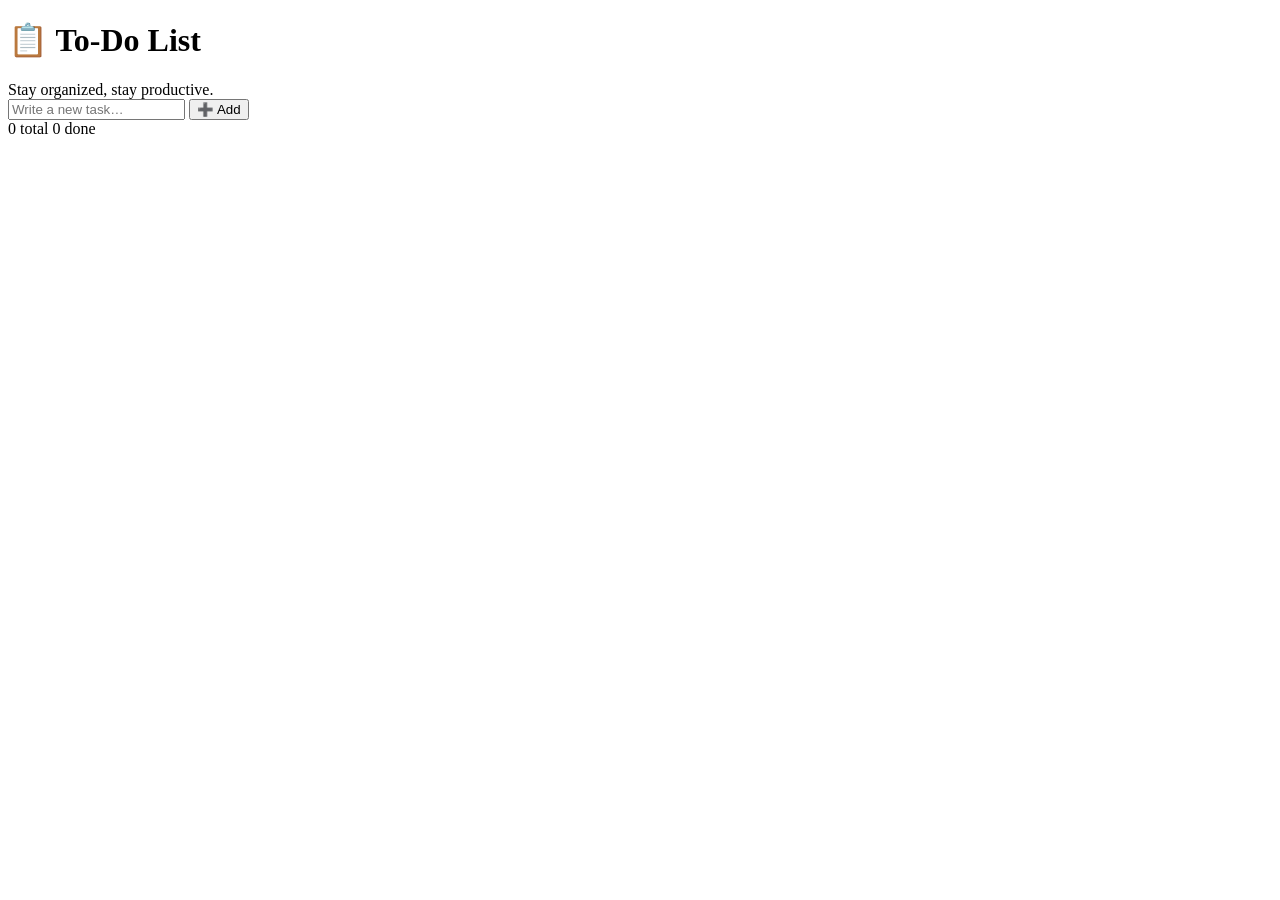
<file: index.html>
<!DOCTYPE html>
<html lang="en">
<head>
    <meta charset="UTF-8" />
    <meta name="viewport" content="width=device-width, initial-scale=1.0" />
    <title>📋 To-Do List</title>
    
</head>
<body>

    <div class="todo-card">
        <h1>📋 To-Do List</h1>
        <div class="subtitle">Stay organized, stay productive.</div>

        <!-- Input Row -->
        <div class="input-row">
            <input type="text" id="taskInput" placeholder="Write a new task…" />
            <button id="addBtn">➕ Add</button>
        </div>

        <!-- Stats -->
        <div class="stats">
            <span id="totalCount">0 total</span>
            <span id="doneCount">0 done</span>
        </div>

        <!-- Task List -->
        <ul class="task-list" id="taskList">
            <!-- Tasks rendered by JavaScript -->
        </ul>
    </div>
</body>
</html>
</file>
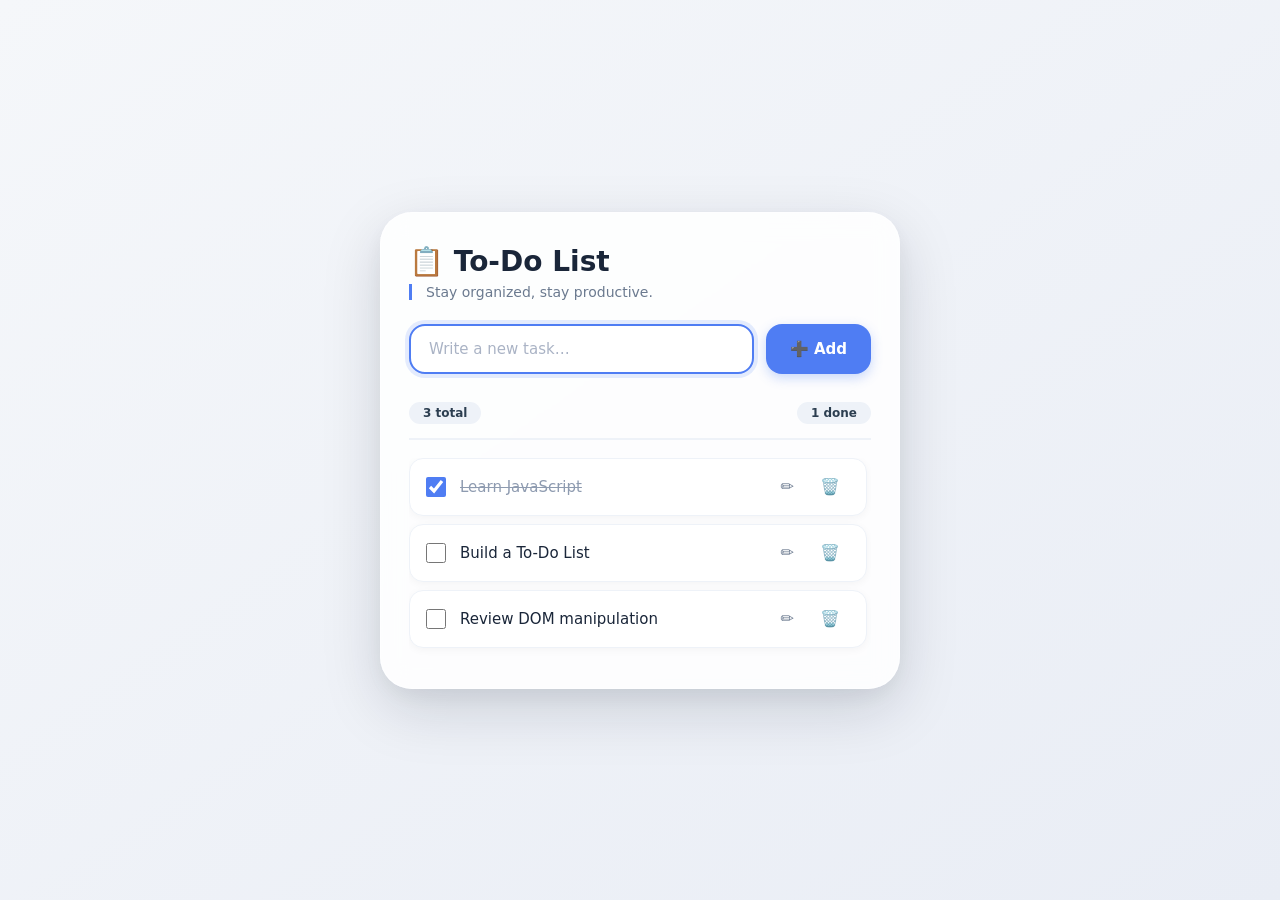
<file: New-To-Do.html>
<!DOCTYPE html>
<html lang="en">
<head>
    <meta charset="UTF-8" />
    <meta name="viewport" content="width=device-width, initial-scale=1.0" />
    <title>📋 To-Do List</title>
    <style>
        /* ---------- Reset & Base ---------- */
        * {
            margin: 0;
            padding: 0;
            box-sizing: border-box;
            font-family: system-ui, 'Segoe UI', Roboto, sans-serif;
        }

        body {
            min-height: 100vh;
            display: flex;
            justify-content: center;
            align-items: center;
            background: linear-gradient(145deg, #f5f7fa 0%, #e9edf5 100%);
            padding: 20px;
        }

        .todo-card {
            background: rgba(255, 255, 255, 0.85);
            backdrop-filter: blur(12px);
            width: 100%;
            max-width: 520px;
            padding: 32px 28px;
            border-radius: 32px;
            box-shadow: 0 20px 60px rgba(0, 20, 40, 0.15),
                0 8px 24px rgba(0, 0, 0, 0.05);
            border: 1px solid rgba(255, 255, 255, 0.5);
            transition: 0.3s;
        }

        h1 {
            display: flex;
            align-items: center;
            gap: 10px;
            font-size: 28px;
            font-weight: 700;
            color: #1a2639;
            margin-bottom: 6px;
        }

        .subtitle {
            color: #6b7a8f;
            font-size: 14px;
            font-weight: 400;
            margin-bottom: 24px;
            border-left: 3px solid #4f7df3;
            padding-left: 14px;
        }

        /* ---------- Input Row ---------- */
        .input-row {
            display: flex;
            gap: 12px;
            margin-bottom: 28px;
        }

        .input-row input {
            flex: 1;
            padding: 14px 18px;
            border: 2px solid #dce3ed;
            border-radius: 16px;
            font-size: 15px;
            background: #ffffff;
            outline: none;
            transition: 0.25s;
        }

        .input-row input:focus {
            border-color: #4f7df3;
            box-shadow: 0 0 0 4px rgba(79, 125, 243, 0.15);
        }

        .input-row input::placeholder {
            color: #aab3c5;
        }

        .input-row button {
            padding: 14px 24px;
            background: #4f7df3;
            color: #fff;
            border: none;
            border-radius: 16px;
            font-size: 15px;
            font-weight: 600;
            cursor: pointer;
            transition: 0.2s;
            white-space: nowrap;
            display: flex;
            align-items: center;
            gap: 6px;
            box-shadow: 0 4px 12px rgba(79, 125, 243, 0.3);
        }

        .input-row button:hover {
            background: #3b66d4;
            transform: translateY(-2px);
            box-shadow: 0 8px 20px rgba(79, 125, 243, 0.35);
        }

        .input-row button:active {
            transform: translateY(0);
        }

        /* ---------- Stats ---------- */
        .stats {
            display: flex;
            justify-content: space-between;
            font-size: 13px;
            font-weight: 500;
            color: #4a5a72;
            padding-bottom: 14px;
            border-bottom: 2px solid #eef2f8;
            margin-bottom: 18px;
        }

        .stats span {
            background: #eef2f8;
            padding: 4px 14px;
            border-radius: 40px;
            font-size: 12px;
            font-weight: 600;
            color: #2c3e50;
        }

        /* ---------- Task List ---------- */
        .task-list {
            list-style: none;
            max-height: 340px;
            overflow-y: auto;
            padding-right: 4px;
        }

        .task-list::-webkit-scrollbar {
            width: 5px;
        }

        .task-list::-webkit-scrollbar-track {
            background: #eef2f8;
            border-radius: 10px;
        }

        .task-list::-webkit-scrollbar-thumb {
            background: #c8d2e0;
            border-radius: 10px;
        }

        /* ---------- Task Item ---------- */
        .task-item {
            display: flex;
            align-items: center;
            justify-content: space-between;
            padding: 14px 16px;
            margin-bottom: 8px;
            background: #ffffff;
            border-radius: 14px;
            box-shadow: 0 2px 8px rgba(0, 0, 0, 0.04);
            border: 1px solid #eef2f8;
            transition: 0.2s;
            animation: slideIn 0.3s ease;
        }

        .task-item:hover {
            border-color: #d0d9e8;
            box-shadow: 0 4px 14px rgba(0, 0, 0, 0.06);
        }

        @keyframes slideIn {
            0% {
                opacity: 0;
                transform: translateY(-10px);
            }
            100% {
                opacity: 1;
                transform: translateY(0);
            }
        }

        .task-left {
            display: flex;
            align-items: center;
            gap: 14px;
            flex: 1;
            min-width: 0;
        }

        .task-left input[type="checkbox"] {
            width: 20px;
            height: 20px;
            accent-color: #4f7df3;
            cursor: pointer;
            flex-shrink: 0;
        }

        .task-text {
            font-size: 15px;
            color: #1a2639;
            word-break: break-word;
            transition: 0.2s;
        }

        .task-text.done {
            text-decoration: line-through;
            color: #8e9bb0;
        }

        .task-actions {
            display: flex;
            gap: 6px;
            flex-shrink: 0;
            margin-left: 10px;
        }

        .task-actions button {
            background: transparent;
            border: none;
            padding: 6px 10px;
            border-radius: 10px;
            font-size: 16px;
            cursor: pointer;
            transition: 0.2s;
            color: #6b7a8f;
            line-height: 1;
        }

        .task-actions .edit-btn:hover {
            background: #eef2f8;
            color: #4f7df3;
        }

        .task-actions .delete-btn:hover {
            background: #fee8e8;
            color: #d14545;
        }

        /* ---------- Empty State ---------- */
        .empty-state {
            text-align: center;
            padding: 40px 10px;
            color: #8e9bb0;
        }

        .empty-state span {
            font-size: 40px;
            display: block;
            margin-bottom: 12px;
        }

        .empty-state p {
            font-size: 15px;
            font-weight: 450;
        }

        /* ---------- Responsive ---------- */
        @media (max-width: 480px) {
            .todo-card {
                padding: 22px 16px;
            }
            .input-row {
                flex-wrap: wrap;
            }
            .input-row button {
                width: 100%;
                justify-content: center;
            }
            .task-item {
                flex-wrap: wrap;
                gap: 8px;
            }
            .task-actions {
                margin-left: 34px;
            }
        }
    </style>
</head>
<body>

    <div class="todo-card">
        <h1>📋 To-Do List</h1>
        <div class="subtitle">Stay organized, stay productive.</div>

        <!-- Input Row -->
        <div class="input-row">
            <input type="text" id="taskInput" placeholder="Write a new task…" />
            <button id="addBtn">➕ Add</button>
        </div>

        <!-- Stats -->
        <div class="stats">
            <span id="totalCount">0 total</span>
            <span id="doneCount">0 done</span>
        </div>

        <!-- Task List -->
        <ul class="task-list" id="taskList">
            <!-- Tasks rendered by JavaScript -->
        </ul>
    </div>

    <script>
        // ================================================================
        //  1.  VARIABLES
        // ================================================================

        // Array to hold all task objects
        let tasks = [];

        // DOM references (cached for performance)
        const taskListEl = document.getElementById('taskList');
        const taskInput = document.getElementById('taskInput');
        const addBtn = document.getElementById('addBtn');
        const totalCountEl = document.getElementById('totalCount');
        const doneCountEl = document.getElementById('doneCount');

        // ================================================================
        //  2.  FUNCTIONS
        // ================================================================

        // ---------- 2a.  Render all tasks to the DOM ----------
        function renderTasks() {
            // Clear the list container
            taskListEl.innerHTML = '';

            // If no tasks, show empty state
            if (tasks.length === 0) {
                taskListEl.innerHTML = `
                    <div class="empty-state">
                        <span>📭</span>
                        <p>No tasks yet — add one above!</p>
                    </div>
                `;
                updateStats();
                return;
            }

            // ---------- 2b.  LOOP through tasks and build <li> elements ----------
            for (let i = 0; i < tasks.length; i++) {
                const task = tasks[i];
                const li = document.createElement('li');
                li.className = 'task-item';
                li.dataset.index = i;

                // ---- left side: checkbox + text ----
                const leftDiv = document.createElement('div');
                leftDiv.className = 'task-left';

                const checkbox = document.createElement('input');
                checkbox.type = 'checkbox';
                checkbox.checked = task.done;
                // Event: toggle done status
                checkbox.addEventListener('change', function() {
                    toggleTaskDone(i);
                });

                const textSpan = document.createElement('span');
                textSpan.className = 'task-text' + (task.done ? ' done' : '');
                textSpan.textContent = task.text;

                leftDiv.appendChild(checkbox);
                leftDiv.appendChild(textSpan);

                // ---- right side: action buttons ----
                const actionsDiv = document.createElement('div');
                actionsDiv.className = 'task-actions';

                // Edit button
                const editBtn = document.createElement('button');
                editBtn.className = 'edit-btn';
                editBtn.textContent = '✏️';
                editBtn.title = 'Edit task';
                editBtn.addEventListener('click', function() {
                    editTask(i);
                });

                // Delete button
                const deleteBtn = document.createElement('button');
                deleteBtn.className = 'delete-btn';
                deleteBtn.textContent = '🗑️';
                deleteBtn.title = 'Delete task';
                deleteBtn.addEventListener('click', function() {
                    deleteTask(i);
                });

                actionsDiv.appendChild(editBtn);
                actionsDiv.appendChild(deleteBtn);

                li.appendChild(leftDiv);
                li.appendChild(actionsDiv);
                taskListEl.appendChild(li);
            }

            // Update stats after rendering
            updateStats();
        }

        // ---------- 2c.  Add a new task ----------
        function addTask() {
            const text = taskInput.value.trim();
            if (text === '') {
                alert('Please enter a task.');
                return;
            }

            // Push new task object into the array
            tasks.push({
                text: text,
                done: false
            });

            // Clear input & refocus
            taskInput.value = '';
            taskInput.focus();

            // Re-render the list
            renderTasks();
        }

        // ---------- 2d.  Delete a task by index ----------
        function deleteTask(index) {
            if (index < 0 || index >= tasks.length) return;
            // Remove the task from the array
            tasks.splice(index, 1);
            renderTasks();
        }

        // ---------- 2e.  Toggle done status ----------
        function toggleTaskDone(index) {
            if (index < 0 || index >= tasks.length) return;
            // Flip the 'done' boolean
            tasks[index].done = !tasks[index].done;
            renderTasks();
        }

        // ---------- 2f.  Edit a task ----------
        function editTask(index) {
            if (index < 0 || index >= tasks.length) return;
            const currentText = tasks[index].text;
            // Prompt user for new text
            const newText = prompt('Edit your task:', currentText);
            if (newText === null) return; // cancelled
            const trimmed = newText.trim();
            if (trimmed === '') {
                alert('Task cannot be empty.');
                return;
            }
            // Update the task text
            tasks[index].text = trimmed;
            renderTasks();
        }

        // ---------- 2g.  Update stats (total / done) ----------
        function updateStats() {
            const total = tasks.length;
            let doneCount = 0;
            // Loop to count done tasks
            for (let i = 0; i < tasks.length; i++) {
                if (tasks[i].done) doneCount++;
            }
            totalCountEl.textContent = total + ' total';
            doneCountEl.textContent = doneCount + ' done';
        }

        // ================================================================
        //  3.  EVENT LISTENERS
        // ================================================================

        // Add button click
        addBtn.addEventListener('click', addTask);

        // Enter key on input field
        taskInput.addEventListener('keydown', function(e) {
            if (e.key === 'Enter') {
                addTask();
            }
        });

        // ================================================================
        //  4.  INITIALISE with some sample tasks (optional)
        // ================================================================

        // Pre-populate with a few examples to show the app works
        tasks = [
            { text: 'Learn JavaScript', done: true },
            { text: 'Build a To-Do List', done: false },
            { text: 'Review DOM manipulation', done: false },
        ];

        // Render everything
        renderTasks();

        // Focus the input on load
        taskInput.focus();

    </script>

</body>
</html>
</file>
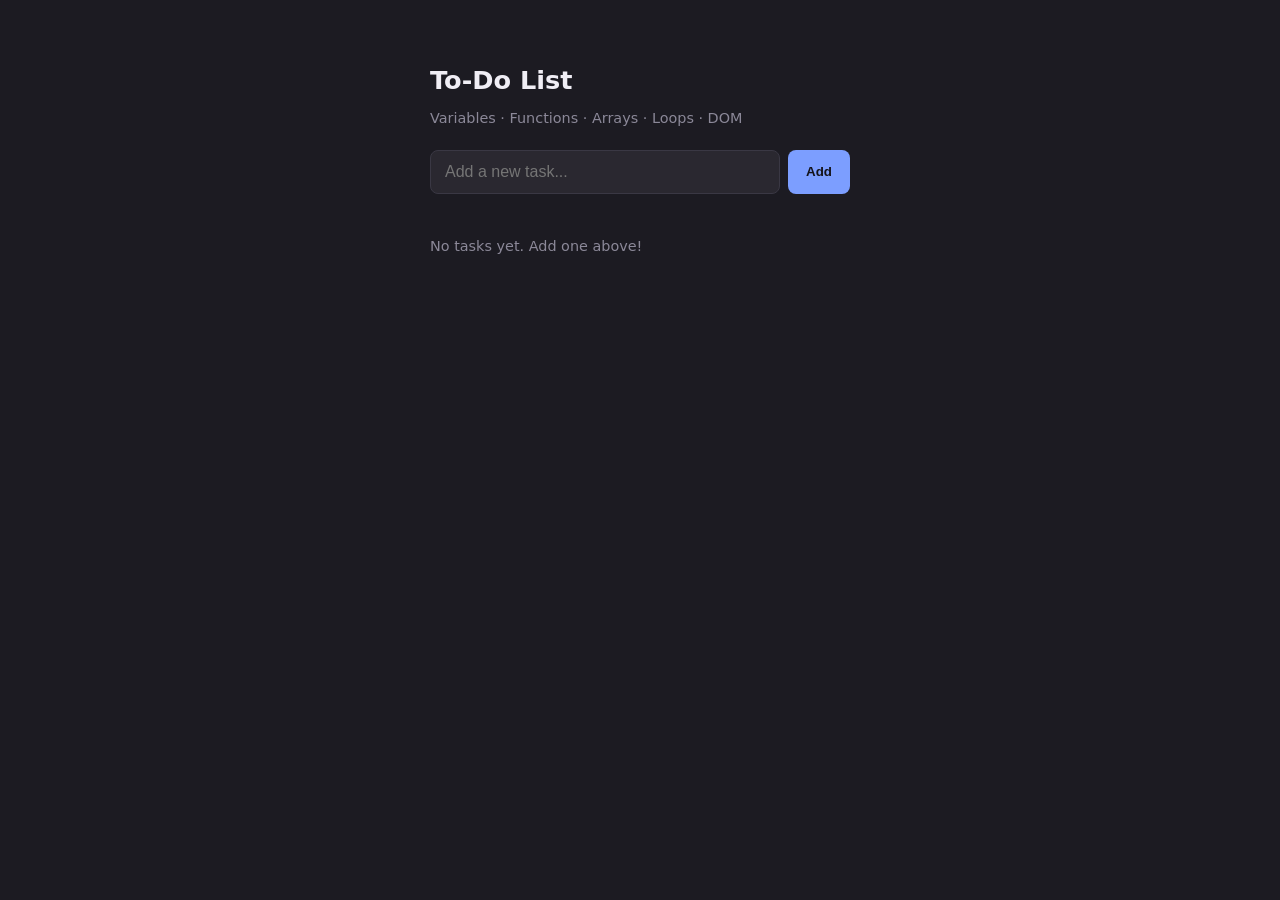
<file: newtodo.html>
<!DOCTYPE html>
<html lang="en">
<head>
<meta charset="UTF-8">
<title>To-Do List</title>
<style>
  :root {
    --bg: #1c1b22;
    --card: #2a2830;
    --accent: #7c9eff;
    --text: #f0eef5;
    --muted: #8b8898;
    --done: #4d4a58;
    --danger: #ff6b6b;
  }
  * { box-sizing: border-box; }
  body {
    margin: 0;
    min-height: 100vh;
    background: var(--bg);
    color: var(--text);
    font-family: 'Segoe UI', system-ui, sans-serif;
    display: flex;
    justify-content: center;
    padding: 48px 16px;
  }
  .app {
    width: 100%;
    max-width: 420px;
  }
  h1 {
    font-size: 1.6rem;
    margin-bottom: 4px;
  }
  .subtitle {
    color: var(--muted);
    font-size: 0.9rem;
    margin-bottom: 24px;
  }
  .input-row {
    display: flex;
    gap: 8px;
    margin-bottom: 20px;
  }
  #taskInput {
    flex: 1;
    padding: 12px 14px;
    border-radius: 8px;
    border: 1px solid #3a3844;
    background: var(--card);
    color: var(--text);
    font-size: 1rem;
    outline: none;
  }
  #taskInput:focus { border-color: var(--accent); }
  #addBtn {
    padding: 12px 18px;
    border: none;
    border-radius: 8px;
    background: var(--accent);
    color: #14131a;
    font-weight: 600;
    cursor: pointer;
  }
  #addBtn:hover { opacity: 0.9; }
  .stats {
    color: var(--muted);
    font-size: 0.85rem;
    margin-bottom: 12px;
  }
  ul#taskList {
    list-style: none;
    padding: 0;
    margin: 0;
    display: flex;
    flex-direction: column;
    gap: 8px;
  }
  li {
    display: flex;
    align-items: center;
    gap: 10px;
    background: var(--card);
    padding: 12px 14px;
    border-radius: 8px;
    border: 1px solid #34323c;
  }
  li.done .task-text {
    text-decoration: line-through;
    color: var(--muted);
  }
  li input[type="checkbox"] {
    width: 18px;
    height: 18px;
    accent-color: var(--accent);
    cursor: pointer;
  }
  .task-text {
    flex: 1;
    word-break: break-word;
  }
  .delete-btn {
    background: none;
    border: none;
    color: var(--danger);
    font-size: 1.1rem;
    cursor: pointer;
    padding: 2px 6px;
    border-radius: 4px;
  }
  .delete-btn:hover { background: rgba(255,107,107,0.15); }
  .empty {
    color: var(--muted);
    text-align: center;
    padding: 24px 0;
    font-size: 0.9rem;
  }
</style>
</head>
<body>

<div class="app">
  <h1>To-Do List</h1>
  <p class="subtitle">Variables · Functions · Arrays · Loops · DOM</p>

  <div class="input-row">
    <input type="text" id="taskInput" placeholder="Add a new task..." />
    <button id="addBtn">Add</button>
  </div>

  <p class="stats" id="stats"></p>

  <ul id="taskList"></ul>
</div>

<script>
  // ---------- VARIABLES ----------
  // Array holding all task objects. Each task = { text, done }
  let tasks = [];

  // References to DOM elements
  const taskInput = document.getElementById('taskInput');
  const addBtn = document.getElementById('addBtn');
  const taskList = document.getElementById('taskList');
  const statsEl = document.getElementById('stats');

  // ---------- FUNCTIONS ----------

  // Adds a new task to the array
  function addTask() {
    const text = taskInput.value.trim(); // get and clean input value

    if (text === '') {
      return; // do nothing if input is empty
    }

    // Push a new task object into the array
    tasks.push({ text: text, done: false });

    taskInput.value = ''; // clear input box
    taskInput.focus();

    render(); // update the screen
  }

  // Toggles a task's completed state by its index
  function toggleTask(index) {
    tasks[index].done = !tasks[index].done;
    render();
  }

  // Removes a task from the array by its index
  function deleteTask(index) {
    tasks.splice(index, 1); // remove 1 item at position 'index'
    render();
  }

  // Counts how many tasks are completed (using a loop)
  function countDone() {
    let count = 0;
    for (let i = 0; i < tasks.length; i++) {
      if (tasks[i].done) {
        count++;
      }
    }
    return count;
  }

  // Rebuilds the entire task list in the DOM based on the array
  function render() {
    taskList.innerHTML = ''; // clear existing list

    if (tasks.length === 0) {
      taskList.innerHTML = '<li class="empty" style="border:none;background:none;">No tasks yet. Add one above!</li>';
    } else {
      // LOOP through the tasks array and build a list item for each one
      for (let i = 0; i < tasks.length; i++) {
        const task = tasks[i];

        const li = document.createElement('li');
        if (task.done) {
          li.classList.add('done');
        }

        // Checkbox
        const checkbox = document.createElement('input');
        checkbox.type = 'checkbox';
        checkbox.checked = task.done;
        checkbox.addEventListener('change', function () {
          toggleTask(i);
        });

        // Task text
        const span = document.createElement('span');
        span.className = 'task-text';
        span.textContent = task.text;

        // Delete button
        const delBtn = document.createElement('button');
        delBtn.className = 'delete-btn';
        delBtn.textContent = '✕';
        delBtn.addEventListener('click', function () {
          deleteTask(i);
        });

        // Assemble the list item
        li.appendChild(checkbox);
        li.appendChild(span);
        li.appendChild(delBtn);
        taskList.appendChild(li);
      }
    }

    // Update stats text
    statsEl.textContent = tasks.length === 0
      ? ''
      : countDone() + ' of ' + tasks.length + ' tasks completed';
  }

  // ---------- EVENT LISTENERS ----------
  addBtn.addEventListener('click', addTask);

  taskInput.addEventListener('keydown', function (e) {
    if (e.key === 'Enter') {
      addTask();
    }
  });

  // Initial render (shows empty state)
  render();
</script>

</html>
</body>
</file>
